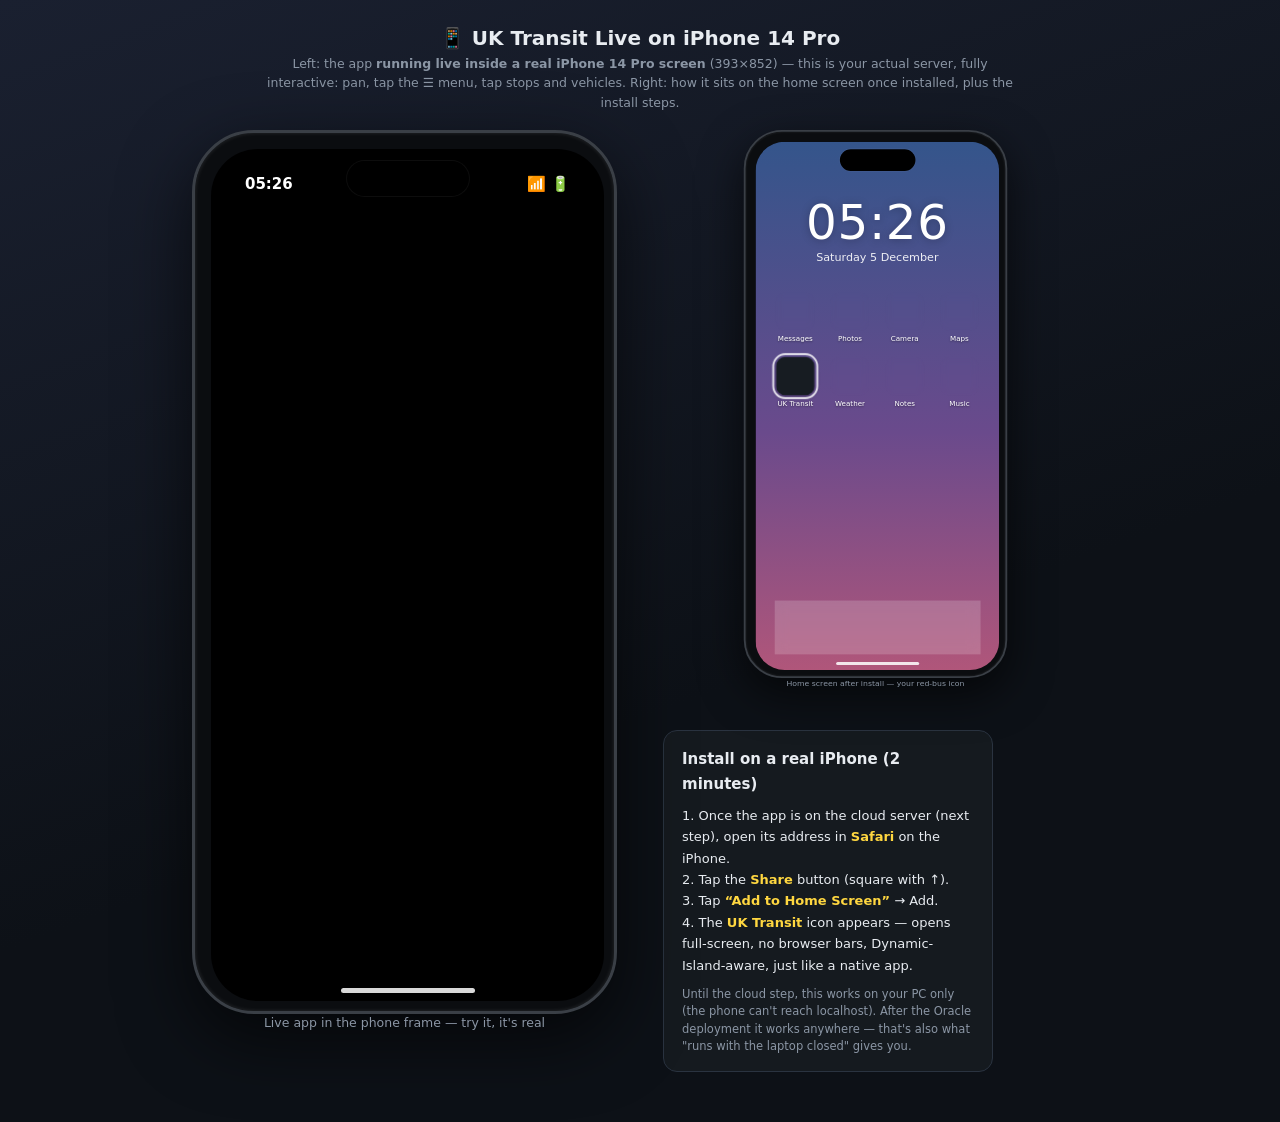
<file: iPhone Preview.html>
<!DOCTYPE html>
<html><head><meta charset="utf-8"><title>UK Transit Live — iPhone 14 Pro preview</title>
<style>
* { box-sizing: border-box; margin: 0; padding: 0; }
body {
  min-height: 100vh; display: flex; flex-direction: column; align-items: center;
  background: linear-gradient(160deg, #1a2030, #0d1117 60%);
  font-family: "Segoe UI", system-ui, sans-serif; color: #e8ecf1; padding: 26px 12px 50px;
}
h1 { font-size: 20px; margin-bottom: 4px; }
.sub { font-size: 12.5px; color: #8b96a5; margin-bottom: 18px; max-width: 760px; text-align: center; line-height: 1.55; }
.stage { display: flex; gap: 46px; flex-wrap: wrap; justify-content: center; align-items: flex-start; }

/* ---- iPhone 14 Pro frame (393x852 logical) ---- */
.phone {
  position: relative; width: 425px; height: 884px;
  border-radius: 62px; background: #0b0d10;
  border: 3px solid #3a3f46; box-shadow: 0 24px 70px rgba(0,0,0,.65), inset 0 0 4px rgba(255,255,255,.12);
  padding: 16px;
}
.screen {
  position: relative; width: 393px; height: 852px; border-radius: 47px; overflow: hidden; background: #000;
}
.island {
  position: absolute; top: 12px; left: 50%; transform: translateX(-50%);
  width: 122px; height: 35px; border-radius: 20px; background: #000; z-index: 60;
  box-shadow: 0 0 0 1px rgba(255,255,255,.05);
}
.statusbar {
  position: absolute; top: 0; left: 0; right: 0; height: 54px; z-index: 50;
  display: flex; justify-content: space-between; align-items: center; padding: 16px 34px 0;
  font-size: 15px; font-weight: 600; color: #fff; pointer-events: none;
  text-shadow: 0 0 4px rgba(0,0,0,.55);
}
.homebar { position: absolute; bottom: 8px; left: 50%; transform: translateX(-50%); width: 134px; height: 5px; border-radius: 3px; background: rgba(255,255,255,.85); z-index: 60; }
.phone .cap { text-align: center; font-size: 12.5px; color: #8b96a5; margin-top: 14px; }

/* live app iframe */
.appframe { width: 393px; height: 852px; border: 0; display: block; }

/* ---- home screen mock ---- */
.homescreen {
  width: 393px; height: 852px; position: relative;
  background: linear-gradient(180deg, #34558b 0%, #6a4a8c 55%, #b0567a 100%);
  display: flex; flex-direction: column;
}
.hs-time { text-align: center; margin-top: 84px; font-size: 78px; font-weight: 300; letter-spacing: 1px; color: #fff; text-shadow: 0 2px 14px rgba(0,0,0,.25); }
.hs-date { text-align: center; font-size: 18px; color: rgba(255,255,255,.9); margin-top: 2px; }
.grid { display: grid; grid-template-columns: repeat(4, 1fr); gap: 22px 8px; padding: 46px 24px; }
.app { display: flex; flex-direction: column; align-items: center; gap: 6px; }
.app .ic {
  width: 62px; height: 62px; border-radius: 15px; background: rgba(255,255,255,.22);
  backdrop-filter: blur(6px); box-shadow: 0 4px 10px rgba(0,0,0,.22);
}
.app span { font-size: 11.5px; color: #fff; text-shadow: 0 1px 3px rgba(0,0,0,.4); }
.app.ours .ic {
  background: #171c22 url("http://localhost:8620/static/icon-192.png") center/cover;
  outline: 3px solid rgba(255,255,255,.85); outline-offset: 3px;
  animation: glow 2s ease-in-out infinite;
}
@keyframes glow { 50% { outline-color: rgba(255,215,64,.95); } }
.dock {
  margin-top: auto; margin-bottom: 26px; align-self: center;
  display: flex; gap: 20px; padding: 14px 20px; border-radius: 30px;
  background: rgba(255,255,255,.18); backdrop-filter: blur(10px);
}
.dock .ic { width: 58px; height: 58px; border-radius: 14px; background: rgba(255,255,255,.3); }

.howto {
  max-width: 330px; background: rgba(23,28,34,.85); border: 1px solid #2a3340; border-radius: 14px;
  padding: 16px 18px; font-size: 13px; line-height: 1.65;
}
.howto h2 { font-size: 15px; margin-bottom: 8px; }
.howto b { color: #ffd740; }
.howto .note { color: #8b96a5; font-size: 11.5px; margin-top: 10px; line-height: 1.5; }
</style></head><body>
<h1>📱 UK Transit Live on iPhone 14 Pro</h1>
<div class="sub">Left: the app <b>running live inside a real iPhone 14 Pro screen</b> (393×852) — this is your actual server, fully interactive: pan, tap the ☰ menu, tap stops and vehicles. Right: how it sits on the home screen once installed, plus the install steps.</div>
<div class="stage">
  <div class="phone">
    <div class="screen">
      <div class="island"></div>
      <div class="statusbar"><span class="clk">--:--</span><span>📶 🔋</span></div>
      <iframe class="appframe" src="http://localhost:8620" title="UK Transit Live"></iframe>
      <div class="homebar"></div>
    </div>
    <div class="cap">Live app in the phone frame — try it, it's real</div>
  </div>

  <div style="display:flex;flex-direction:column;gap:26px">
    <div class="phone" style="transform:scale(.62);transform-origin:top center;margin-bottom:-310px">
      <div class="screen">
        <div class="island"></div>
        <div class="homescreen">
          <div class="hs-time clkbig">--:--</div>
          <div class="hs-date clkdate">—</div>
          <div class="grid">
            <div class="app"><div class="ic"></div><span>Messages</span></div>
            <div class="app"><div class="ic"></div><span>Photos</span></div>
            <div class="app"><div class="ic"></div><span>Camera</span></div>
            <div class="app"><div class="ic"></div><span>Maps</span></div>
            <div class="app ours"><div class="ic"></div><span>UK Transit</span></div>
            <div class="app"><div class="ic"></div><span>Weather</span></div>
            <div class="app"><div class="ic"></div><span>Notes</span></div>
            <div class="app"><div class="ic"></div><span>Music</span></div>
          </div>
          <div class="dock"><div class="ic"></div><div class="ic"></div><div class="ic"></div><div class="ic"></div></div>
        </div>
        <div class="homebar"></div>
      </div>
      <div class="cap">Home screen after install — your red-bus icon</div>
    </div>

    <div class="howto">
      <h2>Install on a real iPhone (2 minutes)</h2>
      1. Once the app is on the cloud server (next step), open its address in <b>Safari</b> on the iPhone.<br>
      2. Tap the <b>Share</b> button (square with ↑).<br>
      3. Tap <b>“Add to Home Screen”</b> → Add.<br>
      4. The <b>UK Transit</b> icon appears — opens full-screen, no browser bars, Dynamic-Island-aware, just like a native app.
      <div class="note">Until the cloud step, this works on your PC only (the phone can't reach localhost). After the Oracle deployment it works anywhere — that's also what "runs with the laptop closed" gives you.</div>
    </div>
  </div>
</div>
<script>
function tick(){
  const now = new Date();
  const hm = now.toLocaleTimeString('en-GB', {hour:'2-digit', minute:'2-digit'});
  document.querySelectorAll('.clk,.clkbig').forEach(e => e.textContent = hm);
  document.querySelectorAll('.clkdate').forEach(e => e.textContent = now.toLocaleDateString('en-GB', {weekday:'long', day:'numeric', month:'long'}));
}
tick(); setInterval(tick, 15000);
</script></body></html>
</file>
